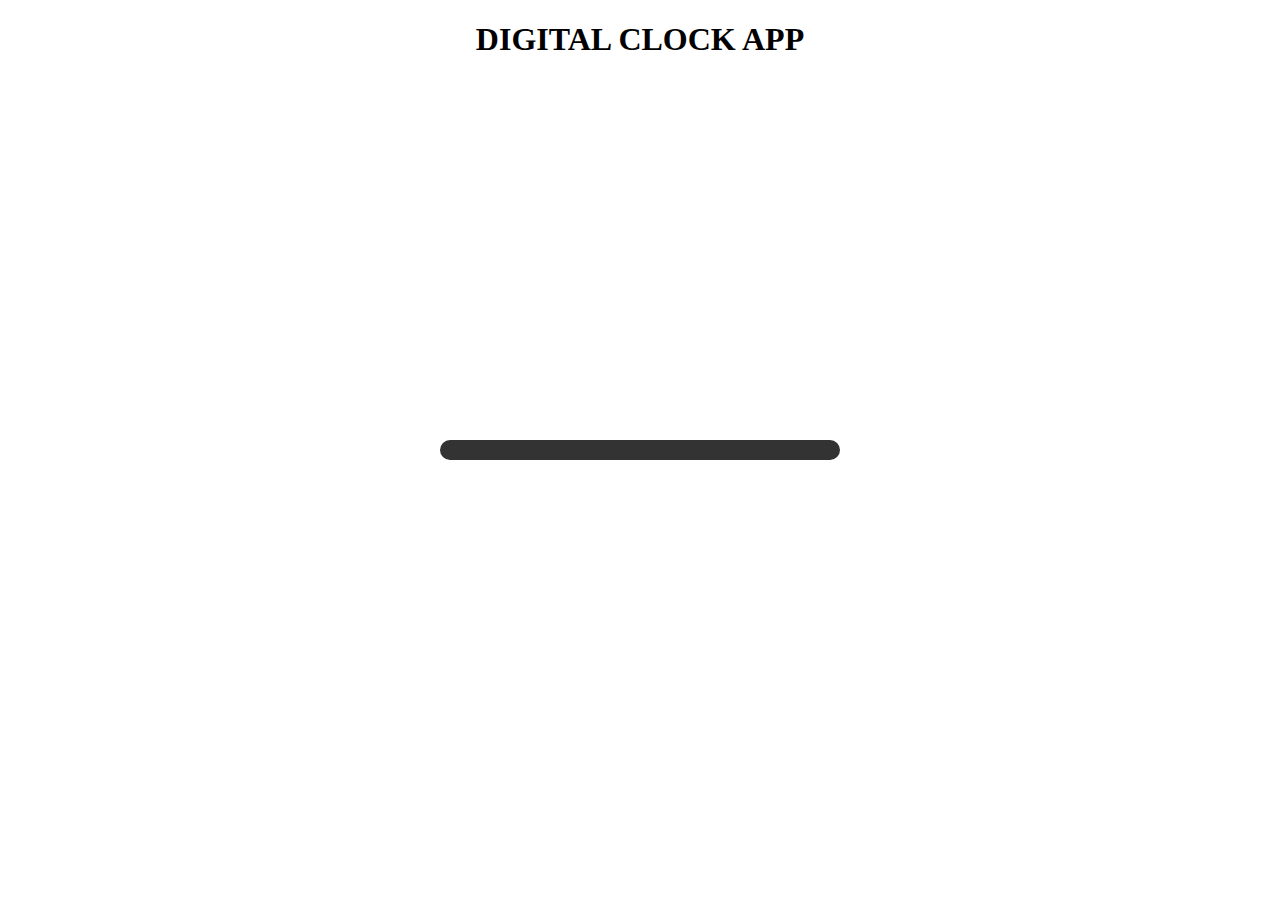
<file: clock/index.html>
<!DOCTYPE html>
<html lang="en">
    <head>
        <meta charset="utf-8">
        <meta name="viewport" content="width=device-width, initial-scale=1">
        <link rel="stylesheet" href="styles.css">
        <title>DIGITAL CLOCK</title>
        <script type="text/javascript" src="script.js"></script>
    </head>
    <body>
        <h1>DIGITAL CLOCK APP</h1>
        <div id="container">
            <div id="clock">
                
            </div>
        </div>
    </body>
</html>
</file>
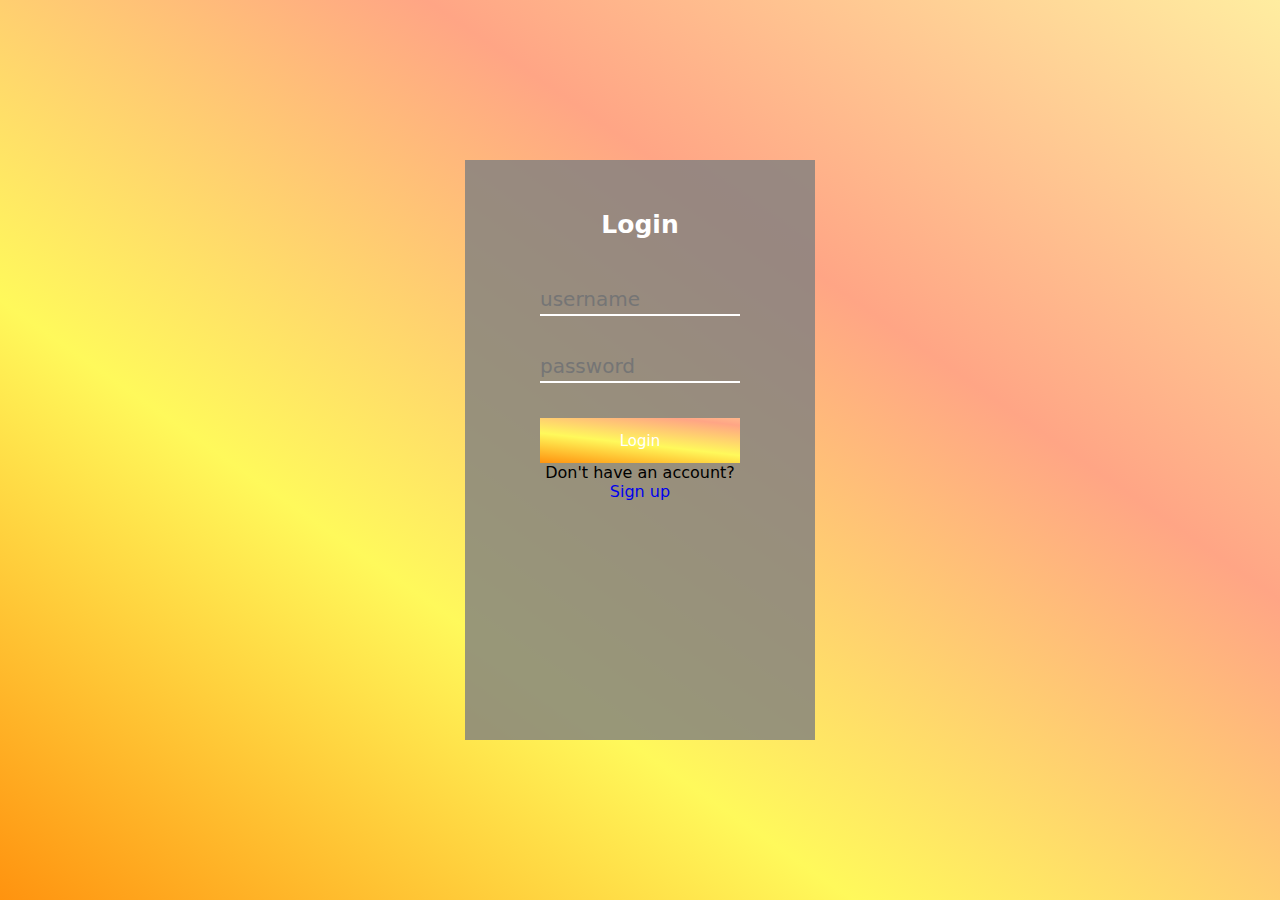
<file: LOGIN/index.html>
<!Doctype html>
<html lang="en">
    <head>
        <meta charset="Utf-8">
        <meta name="viewport" content="width=with-device, intial-scale=1.0 ">
        <link rel="stylesheet" href="styles.css">
        <title>login</title>
    </head>
    <body>
        <form>
            <h1>Login</h1>
            <div  class="textBox">
                <input type="text" placeholder="username">
            </div>
            <div class="textBox">
                <input type="text" placeholder="password">
            </div>
    
            <input type="submit" value="Login" class="login" > 
   
            <div class="signup">
               Don't have an account? 
               <a href="a">Sign up</a>
            </div>

        </form>
    </body>
</html>
</file>
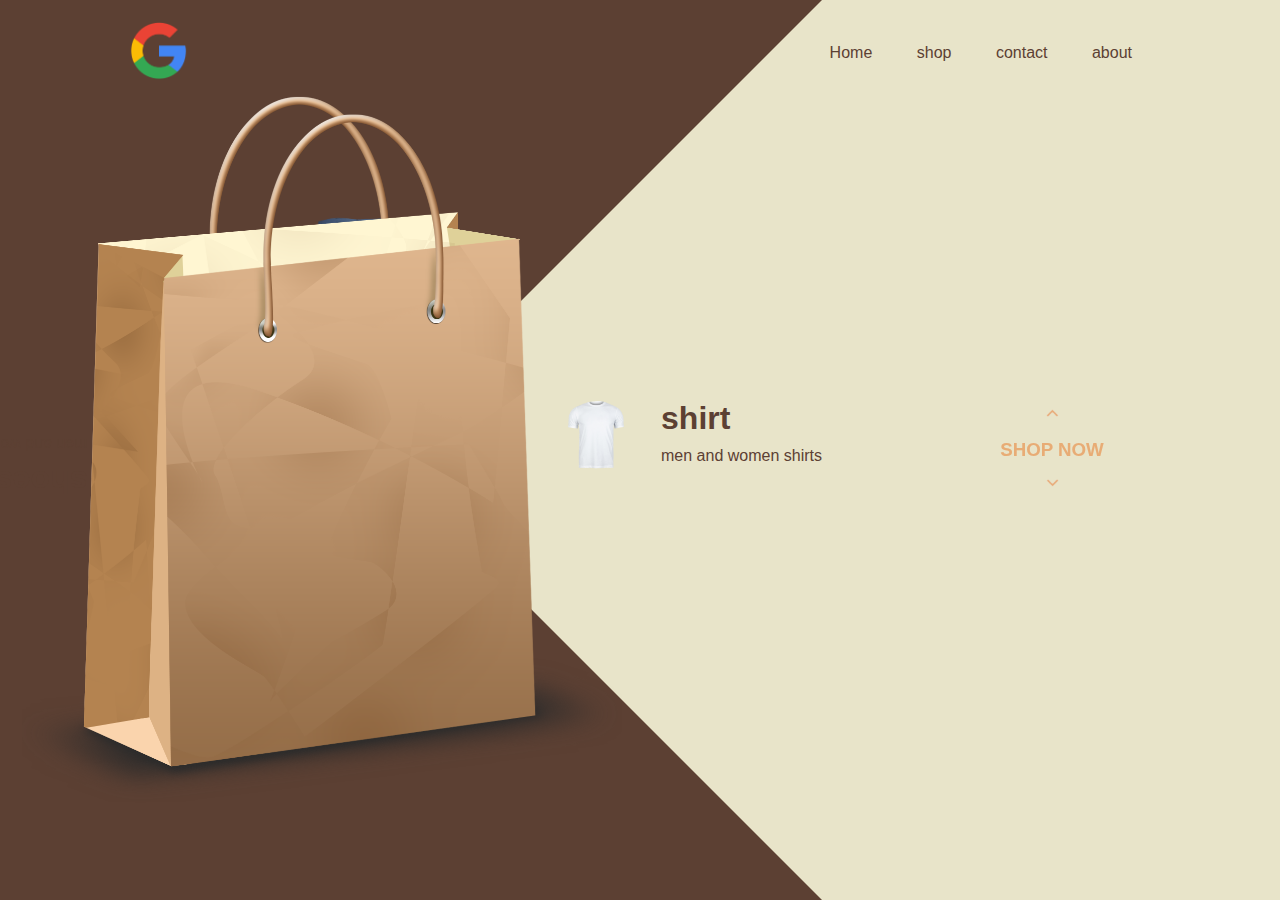
<file: SHOP/index.html>
<!Doctype html>
<html lang="en">
    <head>
        <meta charset="utf-8">
        <meta name="viewport" content="width-width-device, initial-scale=1.0">
        <link rel="stylesheet" href="styles.css"> 
        <title>web design</title>
    </head>
    <body>
        <div class="main">
            <nav>
                <div class="logo">
                    <img src="images/logo.png">
                </div>
                <div class="nav-links">
                    <ul>
                        <li><a href="index.html">Home</a></li>
                        <li><a href="#">shop</a></li>
                        <li><a href="contact.html">contact</a></li>
                        <li><a href="#">about</a></li>
                    </ul>
                </div>
            </nav>

            <div class="info">
                <div class="overlay"></div>
                    <img src="images/shoppingbag.png" class="shoppingbag">
                <div id="circle" >
                    <div class="feature one"> 
                        <img src="images/shirt.webp">
                        <div>
                            <h1>shirt</h1>
                            <p>men and women shirts</p>
                        </div>
                    </div>
                    <div class="feature two"> 
                        <img src="images/pants.png">
                        <div>
                            <h1>pants</h1>
                            <p>men and women pants</p>
                        </div>
                    </div>
                    <div class="feature three"> 
                        <img src="images/shoes.png">
                        <div>
                            <h1>shoes</h1>
                            <p>men and women shoes</p>
                        </div>
                    </div>
                    <div class="feature four"> 
                        <img src="images/watch.png">
                        <div>
                            <h1 >watch</h1>
                            <p>men and women watches</p>
                        </div>
                    </div>
                </div>
            </div>

            <div class="controls">
                <img src="images/arrow.png" id="upBtn">
                <h3>SHOP NOW</h3>
                <img src="images/arrow.png" id="downBtn">
            </div>   
        </div>

        <!--JAVASCRIPT/ click.js-->
        <script type="text/javascript" src="click.js"></script>  
    </body>
</html>
</file>
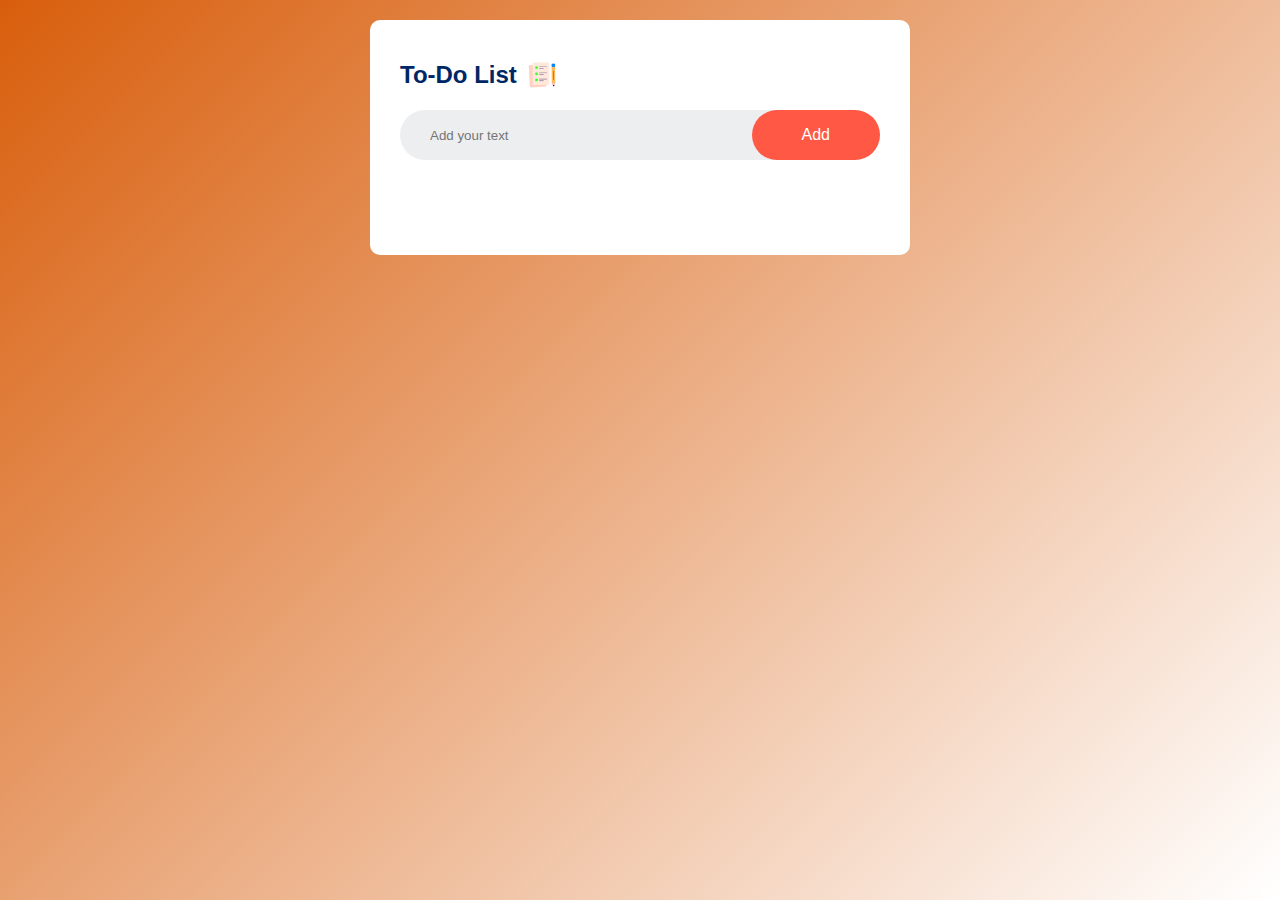
<file: to do list app/index.html>
<!DOCTYPE html>
<html lang="en">
    <head>
        <meta charset="utf-8">
        <meta name="viewport" content="width=device-width, initial-scale=1.0">
        <link rel="stylesheet" href="style.css">
        <title>To do list</title>
    </head>
    <body>
        <div class="container">
            <div class="todo-app">
                <h2>To-Do List <img src="images/icon.png" ></h2>
                <div class="row">
                    <input type="text" id="input-box" placeholder="Add your text">
                    <button onclick="addTask()">Add</button>
                </div>
                <ul id="list-container">
                   <!--
                    <li class="checked">Task 1</li>
                    <li>Task 2</li>
                    <li>Task 3</li>
                   --> 
                </ul>
            </div>
        </div>
        <script src="script.js"></script>
    </body>
</html>
</file>
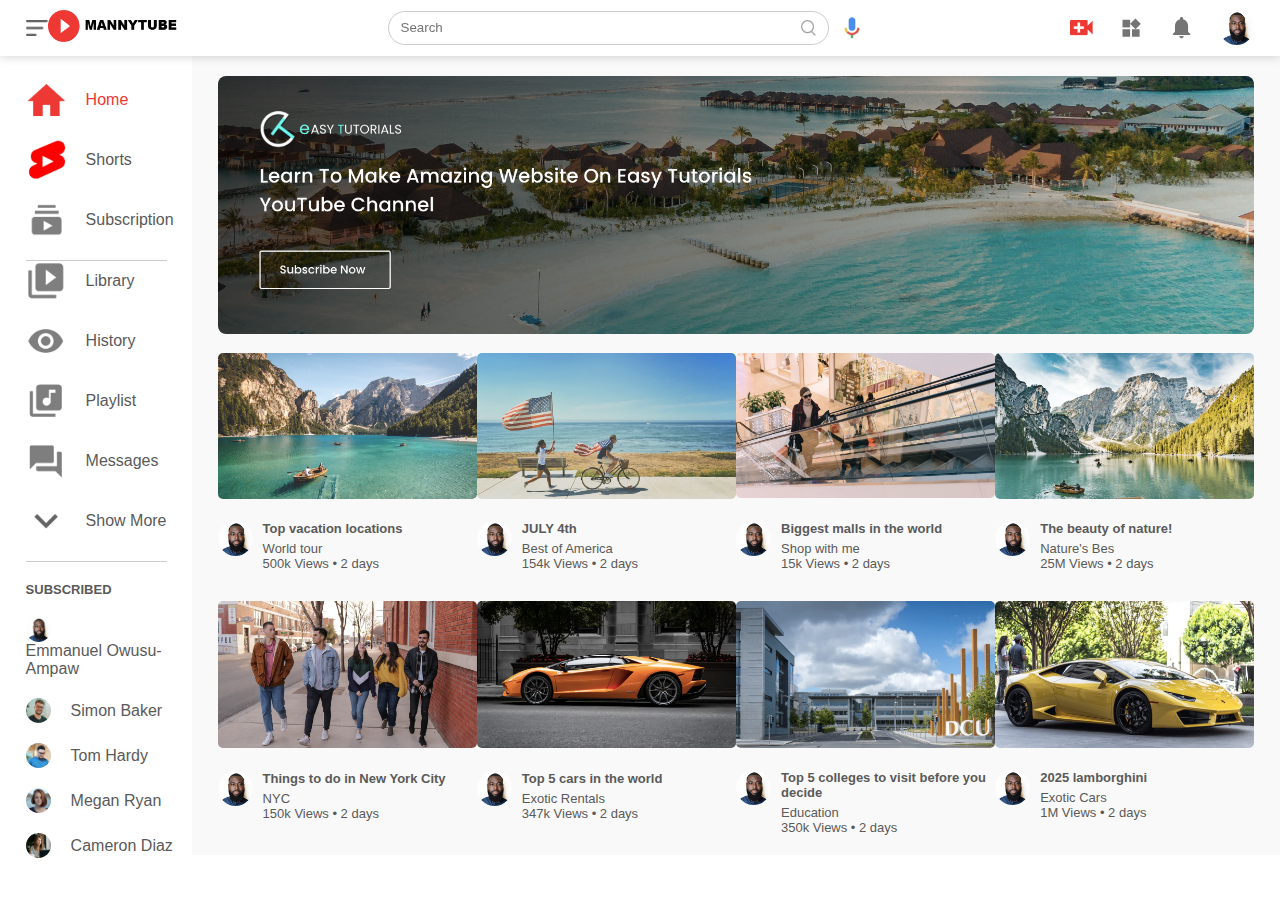
<file: Youtube Clone/index.html>
<!DOCTYPE html>
<html lang="en">
    <head>
        <meta charset="utf-8">
        <meta http-equiv="X-UA-Compatible" content="IE=edge">
        <meta name="viewport" content="width=device-width, initial-scale=1.0">

        <link rel="stylesheet" href="style.css">

        <title>Mannytube</title>
    </head>
    <body>
        <!--------navigation-->
       <nav class="flex-div">
            <div class="nav-left flex-div">
                <img src="images/menu.png" class="menu-icon">
                <a href="index.html"><img src="images/logo.png" class="logo"></a>
            </div>
            <div class="nav-middle flex-div">
                <div class="search-box flex-div">
                    <input type="text" placeholder="Search">
                    <img src="images/search.png">
                </div>
                <img src="images/voice-search.png" class="mic-icon">
            </div>
            <div class="nav-right flex-div">
                <img src="images/upload.png">
                <img src="images/more.png">
                <img src="images/notification.png">
                <img src="images/Jack.png" class="user-icon">
            </div>
       </nav> 

       <!-------sidebar-------->
       <div class="sidebar">
        <div class="shortcut-links">
            <a href=""><img src="images/home.png" alt=""><p>Home</p></a>
            <a href=""><img src="images/explore.png" alt=""><p>Shorts</p></a>
            <a href=""><img src="images/subscriprion.png" alt=""><p>Subscription</p></a>
            <hr>
            <a href=""><img src="images/library.png" alt=""><p>Library</p></a>
            <a href=""><img src="images/history.png" alt=""><p>History</p></a>
            <a href=""><img src="images/playlist.png" alt=""><p>Playlist</p></a>
            <a href=""><img src="images/messages.png" alt=""><p>Messages</p></a>
            <a href=""><img src="images/show-more.png" alt=""><p>Show More</p></a>
            <hr>
        </div>

        <div class="subscribed-list">
            <h3>SUBSCRIBED</h3>
            <a href=""><img src="images/Jack.png" alt=""><p>Emmanuel Owusu-Ampaw</p></a>
            <a href=""><img src="images/simon.png" alt=""><p>Simon Baker</p></a>
            <a href=""><img src="images/tom.png" alt=""><p>Tom Hardy</p></a>
            <a href=""><img src="images/megan.png" alt=""><p>Megan Ryan</p></a>
            <a href=""><img src="images/cameron.png" alt=""><p>Cameron Diaz</p></a>
        </div>
       </div>

<!---------main-------------->

<div class="container">
    <div class="banner">
        <img src="images/banner.png">       
    </div>

    <div class="list-container">
        <div class="vid-list">
            <a href="play-video.html"><img src="images/thumbnail1.png" class="thumbnail"></a>
            <div class="flex-div">
                <img src="images/Jack.png">
                <div class="vid-info">
                    <a href="play-video.html">Top vacation locations</a>
                    <p>World tour</p>
                    <p>500k Views &bull; 2 days</p>
                </div>
            </div>
        </div>

        <div class="vid-list">
            <a href="play-video.html"><img src="images/thumbnail2.png" class="thumbnail"></a>
            <div class="flex-div">
                <img src="images/Jack.png">
                <div class="vid-info">
                    <a href="play-video.html">JULY 4th</a>
                    <p>Best of America</p>
                    <p>154k Views &bull; 2 days</p>
                </div>
            </div>
        </div>

        <div class="vid-list">
            <a href="play-video.html"><img src="images/thumbnail3.png" class="thumbnail"></a>
            <div class="flex-div">
                <img src="images/Jack.png">
                <div class="vid-info">
                    <a href="play-video.html">Biggest malls in the world</a>
                    <p>Shop with me</p>
                    <p>15k Views &bull; 2 days</p>
                </div>
            </div>
        </div>

        <div class="vid-list">
            <a href="play-video.html"><img src="images/thumbnail4.png" class="thumbnail"></a>
            <div class="flex-div">
                <img src="images/Jack.png">
                <div class="vid-info">
                    <a href="play-video.html">The beauty of nature!</a>
                    <p>Nature's Bes</p>
                    <p>25M Views &bull; 2 days</p>
                </div>
            </div>
        </div>

        <div class="vid-list">
            <a href="play-video.html"><img src="images/thumbnail5.png" class="thumbnail"></a>
            <div class="flex-div">
                <img src="images/Jack.png">
                <div class="vid-info">
                    <a href="play-video.html">Things to do in New York City</a>
                    <p>NYC</p>
                    <p>150k Views &bull; 2 days</p>
                </div>
            </div>
        </div>

        <div class="vid-list">
            <a href="play-video.html"><img src="images/thumbnail6.png" class="thumbnail"></a>
            <div class="flex-div">
                <img src="images/Jack.png">
                <div class="vid-info">
                    <a href="play-video.html">Top 5 cars in the world</a>
                    <p>Exotic Rentals</p>
                    <p>347k Views &bull; 2 days</p>
                </div>
            </div>
        </div>

        <div class="vid-list">
            <a href="play-video.html"><img src="images/thumbnail7.png" class="thumbnail"></a>
            <div class="flex-div">
                <img src="images/Jack.png">
                <div class="vid-info">
                    <a href="play-video.html">Top 5 colleges to visit before you decide</a>
                    <p>Education</p>
                    <p>350k Views &bull; 2 days</p>
                </div>
            </div>
        </div>

        <div class="vid-list">
            <a href="play-video.html"><img src="images/thumbnail8.png" class="thumbnail"></a>
            <div class="flex-div">
                <img src="images/Jack.png">
                <div class="vid-info">
                    <a href="play-video.html">2025 lamborghini</a>
                    <p>Exotic Cars</p>
                    <p>1M Views &bull; 2 days</p>
                </div>
            </div>
        </div>

        

    </div>

</div>


        <script src="script.js"></script>
    </body>
</html>
</file>
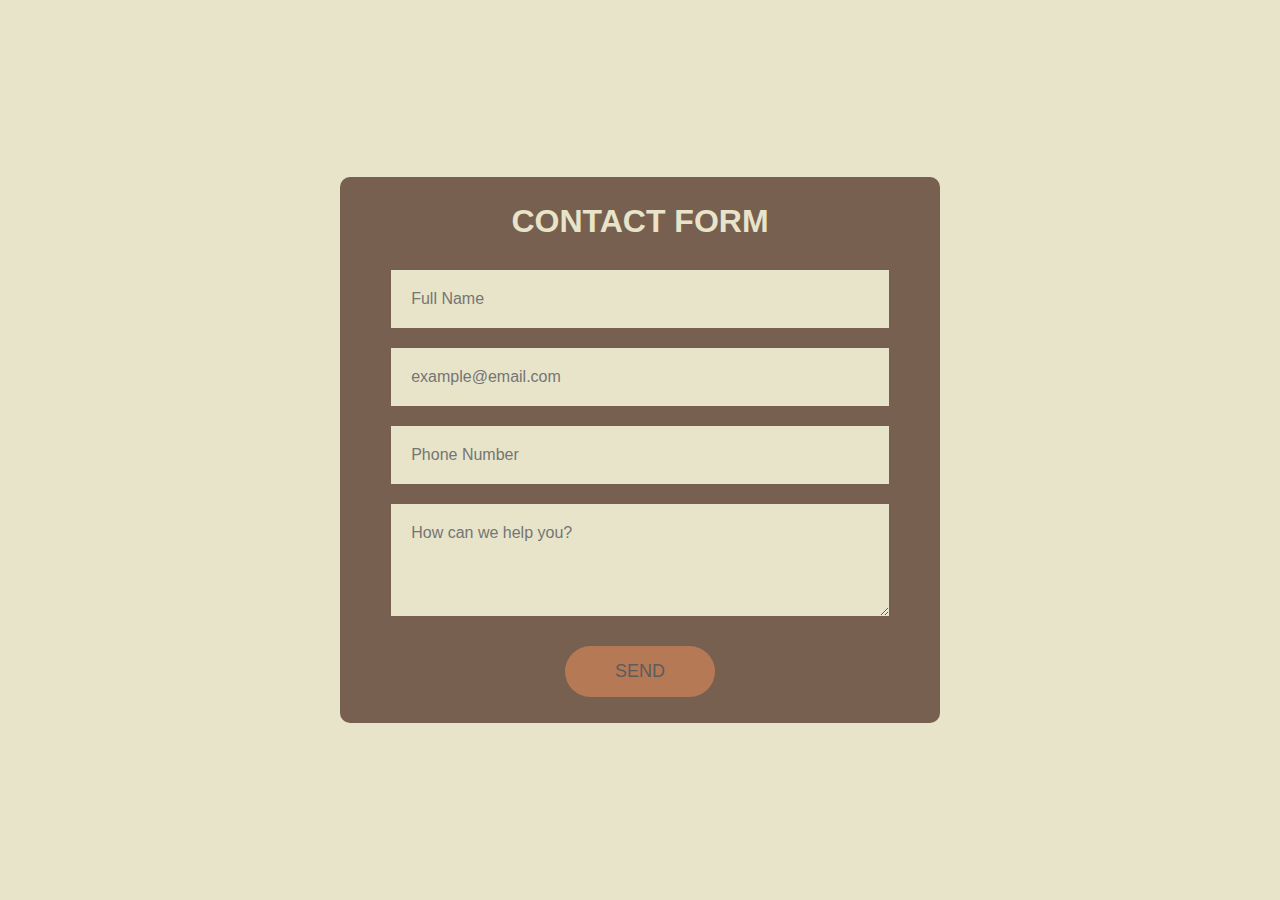
<file: contact/contact.html>
<!Doctype html>
<html lang="en">
    <head>
        <meta charset="UTF-8">
        <meta name="viewport" content="width=width-device, initial-scale=1.0">
        <link rel="stylesheet" href="contact.css">
        <title>Contact Form</title> 
        <script src="https://smtpjs.com/v3/smtp.js"></script>
    </head>
    <body>
        <div class="container">
            <form action="" class="form-contact">
                <h1>CONTACT FORM</h1>
                <input type="text" id="name" placeholder="Full Name" required>
                <input type="email" id="email" placeholder="example@email.com" required>
                <input type="text" id="phone" placeholder="Phone Number" required>
                <textarea id="message" rows="4" placeholder="How can we help you?" ></textarea>
                <button id="submit" type="submit">SEND</button>
            </form>
        </div> 
       
        <script type="text/javascript" src="contact.js"></script>

    </body>
</html>
</file>
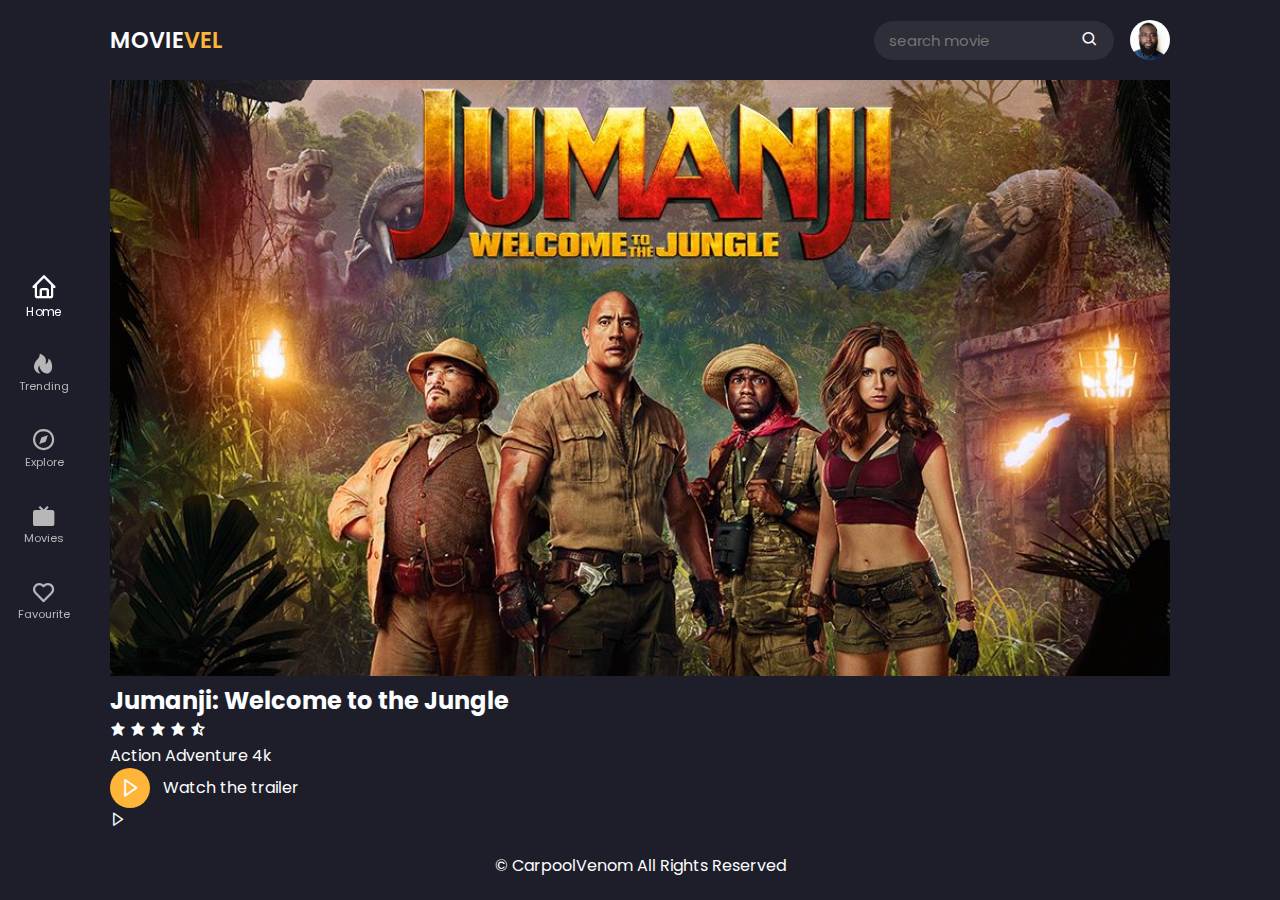
<file: movieApp/play-page.html>
<!DOCTYPE html>
<html lang="en">
    <head>
        <meta charset="utf-8">
        <meta http-equiv="X-UA-Compatible" content="IE=edge">
        <meta name="viewport" content="width=device-width, initial-scale=1.0">
        <title>Jumanji: Welcome to the Jungle</title>

        <!--CSS LINK-->
        <link rel="stylesheet" href="css/style.css">

        <!--fav icon-->
        <link rel="shortcut icon" href="img/fav-icon.png" type="image/x-icon">

        <!--Box icons-->
        <link href='https://unpkg.com/boxicons@2.1.4/css/boxicons.min.css' rel='stylesheet'>
    </head>
    <body>
        <!--Header-->
        <header>
            <!--Nav-->
            <div class="nav container">
                <!--logo-->
                <a href="index.html" class="logo">
                    Movie<span>Vel</span>
                </a>
                <!--Search Box-->
            <div class="search-box">
                <input type="search" name="" id="search-input" placeholder="search movie">
                <i class='bx bx-search'></i>
            </div>
                <!-- user -->
                <a href="#" class="user">
                    <img src="img/user.jpg" alt="" class="user-img">
                </a>

                <!-- NavBar -->
              <div class="navbar">
                 <a href="index.html" class="nav-link nav-active">
                        <i class='bx bx-home'></i>
                        <span class="nav-link-title">Home</span>
                    </a>

                    <a href="#trending" class="nav-link">
                        <i class='bx bxs-hot'></i>
                        <span class="nav-link-title">Trending</span>
                    </a>

                    <a href="#explore" class="nav-link">
                        <i class='bx bx-compass'></i>
                        <span class="nav-link-title">Explore</span>
                    </a>

                    <a href="#movies" class="nav-link">
                        <i class='bx bxs-tv'></i>
                        <span class="nav-link-title">Movies</span>
                    </a>

                    <a href="#favourite" class="nav-link">
                        <i class='bx bx-heart'></i>
                        <span class="nav-link-title">Favourite</span>
                    </a>
              </div>                   
            </div>
        </header>

        <!-- Play Movie Container-->
        <div class="play-container container">
            <!-- Play Image -->
            <img src="play-page/play-background.jpg" alt="" class="play-img">
            <!-- Play Text-->
            <div class="play-text">
                <h2>Jumanji: Welcome to the Jungle</h2>
                <!-- Ratings -->
                <div class="rating">
                    <i class='bx bxs-star'></i>
                    <i class='bx bxs-star'></i>
                    <i class='bx bxs-star'></i>
                    <i class='bx bxs-star'></i>
                    <i class='bx bxs-star-half' ></i>
                </div>
                <!-- Tags -->
                <div class="tags">
                    <span>Action</span>
                    <span>Adventure</span>
                    <span>4k</span>
                </div>
                 <!-- Trailer Button-->
                <a href="#" class="watch-btn">
                    <i class='bx bx-right-arrow'></i>
                    <span>Watch the trailer</span>
                </a>
            </div>
             <!-- Play Btn -->
             <i class='bx bx-right-arrow play-movie'></i> 
        </div>
            
        <!-- Copyright -->
        <div class="copyright">
            <p> &#169; CarpoolVenom All Rights Reserved </p>
        </div>

        
        <!--Link html to JS file-->
        <script src="js/main.js"></script>
    </body>
</html>
</file>
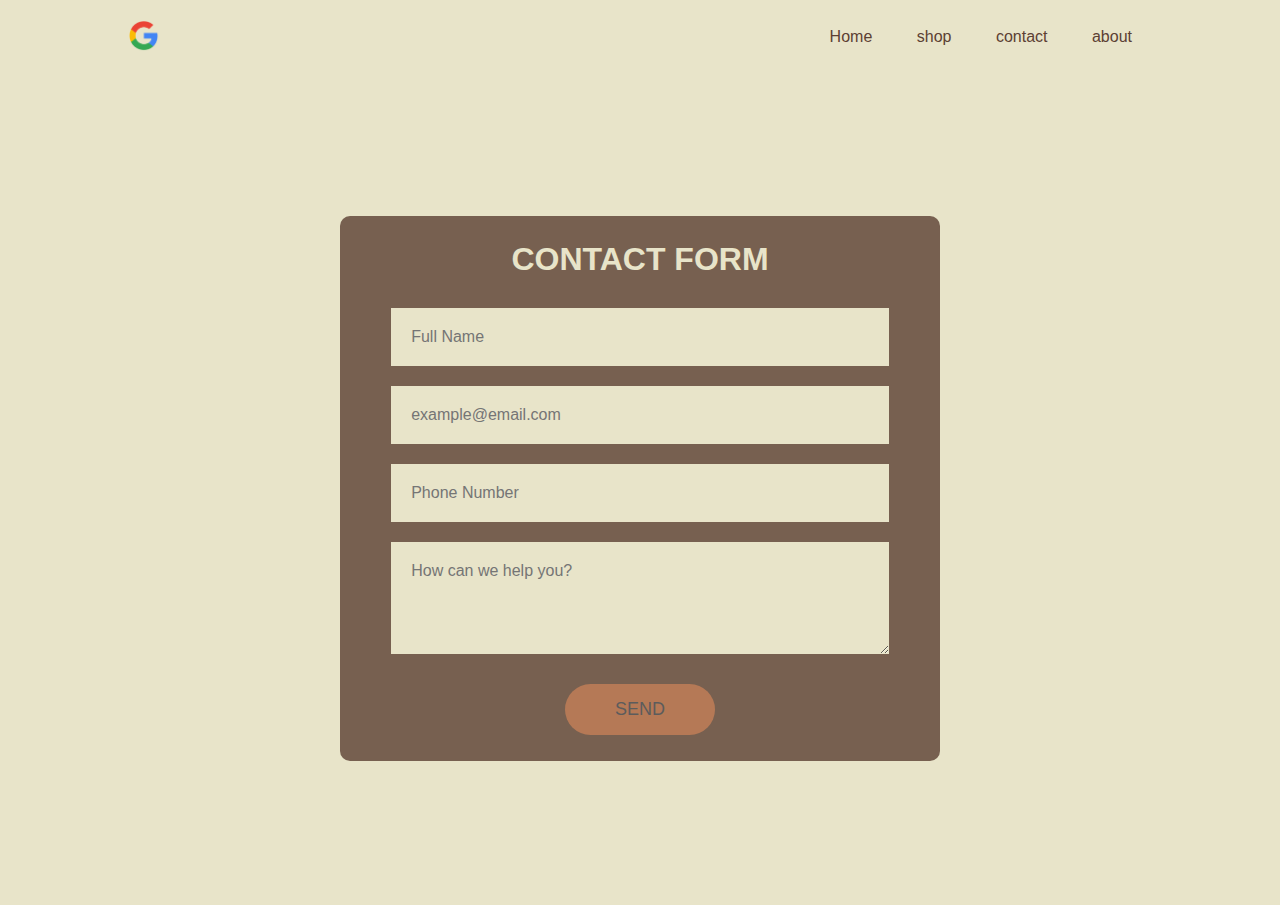
<file: SHOP/contact.html>
<!Doctype html>
<html lang="en">
    <head>
        <meta charset="UTF-8">
        <meta name="viewport" content="width=width-device, initial-scale=1.0">
        <link rel="stylesheet" href="contact.css">
        <title>Contact Form</title> 
        <script src="https://smtpjs.com/v3/smtp.js"></script>
    </head>
    <body>
          <div class="main">
                <nav>
                    <div class="logo">
                        <img src="images/logo.png">
                    </div>
                    <div class="nav-links">
                        <ul>
                            <li><a href="index.html">Home</a></li>
                            <li><a href="#">shop</a></li>
                            <li><a href="contact.html">contact</a></li>
                            <li><a href="#">about</a></li>
                        </ul>
                    </div>
                </nav>           
         </div>

        <div class="container">
            <form action="" class="form-contact"><!--onsubmit="sendemail(); reset(); return false;">-->
                <h1>CONTACT FORM</h1>
                <input type="text" id="name" placeholder="Full Name" required>
                <input type="email" id="email" placeholder="example@email.com" required>
                <input type="text" id="phone" placeholder="Phone Number" required>
                <textarea id="message" rows="4" placeholder="How can we help you?" ></textarea>
                <button id="submit" type="submit">SEND</button>
            </form>
        </div> 
       
        <script type="text/javascript" src="contact.js"></script>

    </body>
</html>
</file>
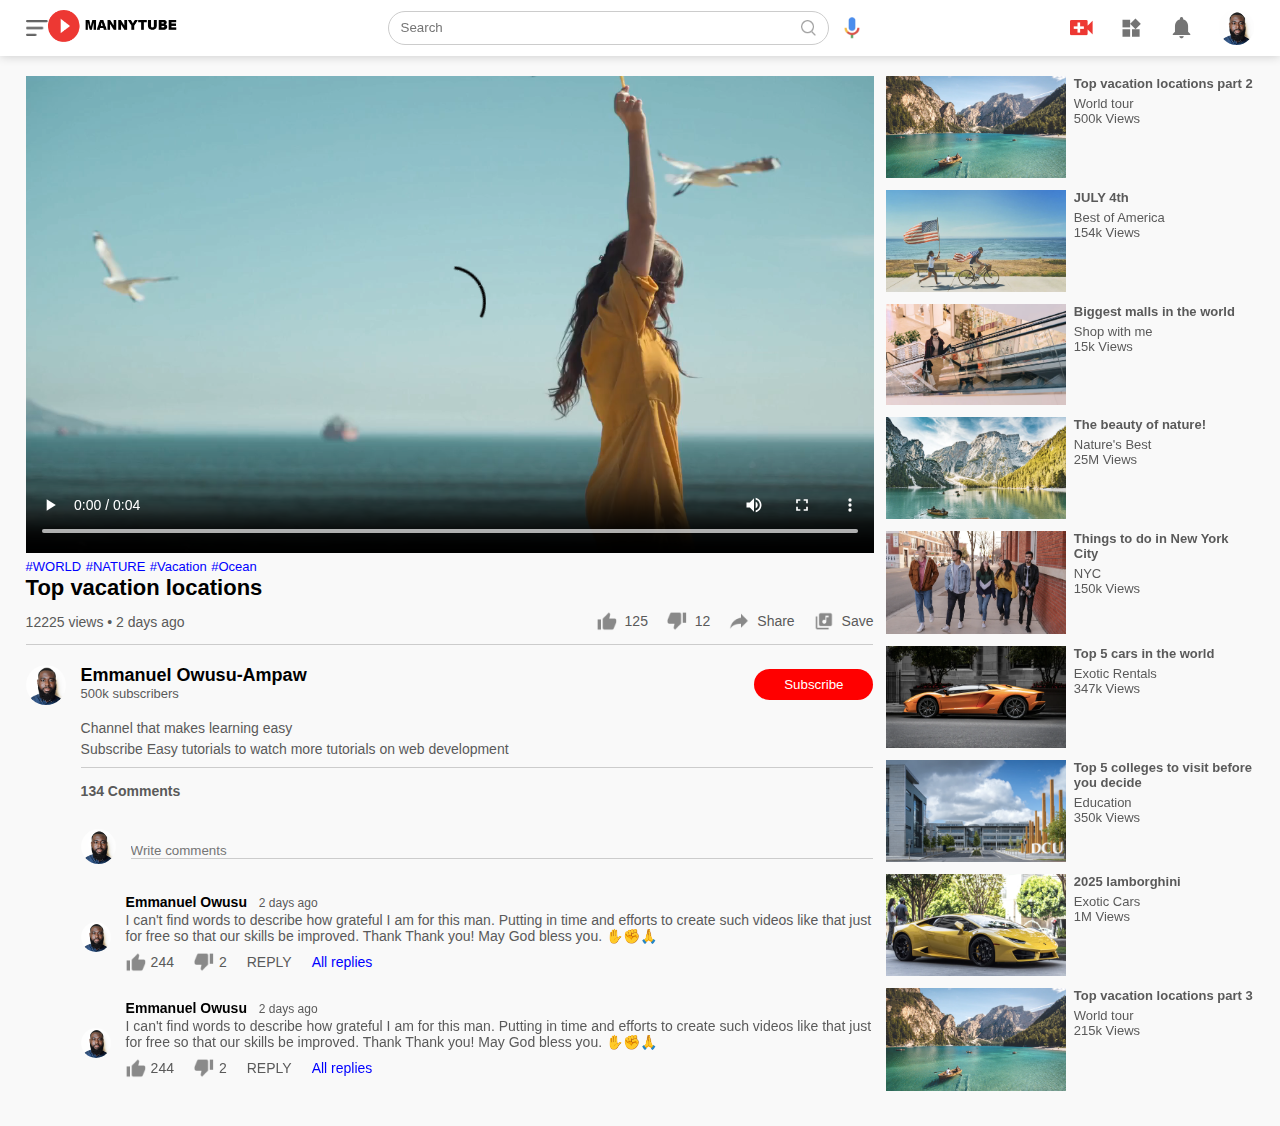
<file: Youtube Clone/play-video.html>
<!DOCTYPE html>
<html lang="en">
    <head>
        <meta charset="utf-8">
        <meta http-equiv="X-UA-Compatible" content="IE=edge">
        <meta name="viewport" content="width=device-width, initial-scale=1.0">

        <link rel="stylesheet" href="style.css">

        <title>Play Video - Mannytube</title>
        <link rel="stylesheet" href="script.js">
    </head>
    <body>
         <!--------navigation-->
       <nav class="flex-div">
        <div class="nav-left flex-div">
            <img src="images/menu.png" class="menu-icon">
            <a href="index.html"><img src="images/logo.png" class="logo"></a>
        </div>
        <div class="nav-middle flex-div">
            <div class="search-box flex-div">
                <input type="text" placeholder="Search">
                <img src="images/search.png">
            </div>
            <img src="images/voice-search.png" class="mic-icon">
        </div>
        <div class="nav-right flex-div">
            <img src="images/upload.png">
            <img src="images/more.png">
            <img src="images/notification.png">
            <img src="images/Jack.png" class="user-icon">
        </div>
   </nav> 


   <div class="container play-container">
        <div class="row">
            <div class="play-video">
                <video controls autoplay>
                    <source src="images/video.mp4" type="video/mp4">
                </video>

                <div class="tags">
                    <a href="">#WORLD</a> <a href="">#NATURE</a> <a href="">#Vacation</a> <a href="">#Ocean</a>
                </div>

                <h3>Top vacation locations</h3>

                <div class="play-video-info">
                    <p>12225 views &bull; 2 days ago</p>

                    <div>
                        <a href=""><img src="images/like.png">125</a>
                        <a href=""><img src="images/dislike.png">12</a>
                        <a href=""><img src="images/share.png">Share</a>
                        <a href=""><img src="images/save.png">Save</a>
                    </div>
                </div>
                <hr>
                <div class="publisher">
                    <img src="images/Jack.png">
                    <div>
                        <p>Emmanuel Owusu-Ampaw</p>
                        <span>500k subscribers</span>
                    </div>
                    <button type="button">Subscribe</button>
                </div>

                <div class="vid-description">
                    <p>Channel that makes learning easy</p>
                    <p>Subscribe Easy tutorials to watch more tutorials on web development</p>
                    <hr>

                    <h4>134 Comments</h4>


                    <div class="add-comment">
                        <img src="images/Jack.png" >
                        <input type="text" placeholder="Write comments">
                    </div>

                    <div class="old-comment">
                        <img src="images/Jack.png">
                        <div>
                            <h3>Emmanuel Owusu <span>2 days ago</span></h3>
                            <p>I can't find words to describe how grateful I am for this man. Putting in time and efforts to create such videos like that just for free so that our skills be improved. Thank Thank you! May God bless you.
                            ✋✊🙏</p>

                            <div class="acomment-action">
                                <img src="images/like.png">
                                <span>244</span>
                                <img src="images/dislike.png">
                                <span>2</span>
                                <span>REPLY</span>
                                <a href="">All replies</a>
                            </div>
                        </div>
                    </div>

                    <div class="old-comment">
                        <img src="images/Jack.png">
                        <div>
                            <h3>Emmanuel Owusu <span>2 days ago</span></h3>
                            <p>I can't find words to describe how grateful I am for this man. Putting in time and efforts to create such videos like that just for free so that our skills be improved. Thank Thank you! May God bless you.
                            ✋✊🙏</p>

                            <div class="acomment-action">
                                <img src="images/like.png">
                                <span>244</span>
                                <img src="images/dislike.png">
                                <span>2</span>
                                <span>REPLY</span>
                                <a href="">All replies</a>
                            </div>
                        </div>
                    </div>

                </div>



            </div>

            <div class="right-sidebar">

                <div class="side-video-list">
                    <a href="" class="small-thumbnail"><img src="images/thumbnail1.png"></a>
                    <div class="vid-info">
                        <a href="play-video.html">Top vacation locations part 2</a>
                        <p>World tour</p>
                        <p>500k Views</p>
                    </div>
                </div>

                <div class="side-video-list">
                    <a href="" class="small-thumbnail"><img src="images/thumbnail2.png"></a>
                    <div class="vid-info">
                        <a href="play-video.html">JULY 4th</a>
                        <p>Best of America</p>
                        <p>154k Views</p>
                    </div>
                </div>

                <div class="side-video-list">
                    <a href="" class="small-thumbnail"><img src="images/thumbnail3.png"></a>
                    <div class="vid-info">
                        <a href="play-video.html">Biggest malls in the world</a>
                        <p>Shop with me</p>
                        <p>15k Views</p>
                    </div>
                </div>

                <div class="side-video-list">
                    <a href="" class="small-thumbnail"><img src="images/thumbnail4.png"></a>
                    <div class="vid-info">
                        <a href="play-video.html">The beauty of nature!</a>
                        <p>Nature's Best</p>
                        <p>25M Views</p>
                    </div>
                </div>

                <div class="side-video-list">
                    <a href="" class="small-thumbnail"><img src="images/thumbnail5.png"></a>
                    <div class="vid-info">
                        <a href="play-video.html">Things to do in New York City</a>
                        <p>NYC</p>
                        <p>150k Views</p>
                    </div>
                </div>

                <div class="side-video-list">
                    <a href="" class="small-thumbnail"><img src="images/thumbnail6.png"></a>
                    <div class="vid-info">
                        <a href="play-video.html">Top 5 cars in the world</a>
                        <p>Exotic Rentals</p>
                        <p>347k Views</p>
                    </div>
                </div>

                <div class="side-video-list">
                    <a href="" class="small-thumbnail"><img src="images/thumbnail7.png"></a>
                    <div class="vid-info">
                        <a href="play-video.html">Top 5 colleges to visit before you decide</a>
                        <p>Education</p>
                        <p>350k Views</p>
                    </div>
                </div>

                <div class="side-video-list">
                    <a href="" class="small-thumbnail"><img src="images/thumbnail8.png"></a>
                    <div class="vid-info">
                        <a href="play-video.html">2025 lamborghini</a>
                        <p>Exotic Cars</p>
                        <p>1M Views</p>
                    </div>
                </div>

                <div class="side-video-list">
                    <a href="" class="small-thumbnail"><img src="images/thumbnail1.png"></a>
                    <div class="vid-info">
                        <a href="play-video.html">Top vacation locations part 3</a>
                        <p>World tour</p>
                        <p>215k Views</p>
                    </div>
                </div>

            </div>
        </div>
   </div>

    </body>
</html>
</file>
<file: clock/styles.css>
#container{
    background-color: #333333;
    min-width: 380px;
    padding: 10px;
    border-radius: 10px;
    position: absolute;
    top: 50%;
    left: 50%;
    transform: translate(-50%, -50%);
}
#clock{
    text-align: center;
    font-size: 72px;
    color: #fff;  
}

h1{
    text-align: center;
}
</file>
<file: LOGIN/styles.css>
*{
    font-family:system-ui, -apple-system, BlinkMacSystemFont, 'Segoe UI', Roboto, Oxygen, Ubuntu, Cantarell, 'Open Sans', 'Helvetica Neue', sans-serif;
    margin:0;
    padding:0;
    text-decoration: none;
    box-sizing: border-box;

}

body{
    min-height:100vh;
    background: linear-gradient(to right top, #ff930f, #fff95b, #ffa585, #ffeda0);

}

form{
    background:#808080ce;
    width: 350px;
    height: 580px;
    padding:50px 75px;
    position: absolute;
    top: 50%;
    left: 50%;
    transform: translate(-50%, -50%);
}

h1{
    text-align: center;
    margin-bottom: 45px;
    color: white;
    font-size: 25px;

}

.textBox{
    border-bottom: 2px solid white;
    position: relative;
    margin: 35px 0;

}

.textBox input{
    background: none;
    border: none;
    outline: none;
    width: 100%;
    height: 30px;
    color: white;
    font-size: 20px;
}
.login{
    height: 45px;
    width: 100%;
    border: none;
    outline: none;
    background: linear-gradient(to right top, #ff930f, #fff95b, #ffa585, #ffeda0);
    background-size: 200%;
    transition: 0.5s;
    color: white;
    font-size: 15px;
}

.login:hover{
   background-position: right;
   font-size: 17px;

}

.signup{
    color: black;
    text-align: center;
}
</file>
<file: SHOP/styles.css>
*{
    margin: 0;
    padding:0;
    font-family: sans-serif;

}
.main{
    width: 100%;
    height: 100vh;
    position: relative;
    overflow: hidden;
    background:#e8e4c9;/*linear-gradient(to right, #9c27b0, #8ecdff ); */
}
nav{
    width: 80%;
    position: sticky;
    align-items:center ;
    margin: 20px auto;
    z-index: 1;
    display: flex;
}
.logo{
    flex-basis: 20%;
}
.logo img{
    width: 30%;
}
.nav-links{
    flex: 1;
    text-align: right;
}

.nav-links ul li{
    list-style: none;
    display: inline;
    margin: 0 20px;
}

.nav-links ul li a{
    color:#5C4033; /*aliceblue;*/
    text-decoration: none;
}
.info{
    width: 1000px;
    height: 1000px;
    position: absolute;
    top:50%;
    left:-10%;
    transform: translateY(-50%);
}

#circle{
    width: 1000px;
    height: 1000px; 
    position: absolute;
    top:0;
    left:0;
    border-radius: 50%;
    transform:rotate(0deg);
    transition: 1s;
}
.feature img{
    width: 70px;
}
.feature{
    position: absolute;
    display: flex;
    color: white;
}
.feature div{
    margin-left: 30px;

}
.feature div p{
    margin-top: 10px;
    color:#5C4033;
}
.feature div h1{
  color:#5C4033;  
}

.one{
   top: 450px;
   right: 50px;
   
}
.two{
   top: 150px;
   left: 350px;
   transform:rotate(-90deg); 
}
.three{
   bottom: 450px;
   left: 50px; 
   transform:rotate(-180deg); 
}

.four{ 
   bottom: 150px;
   right: 350px;
   transform:rotate(-270deg);
} 

.shoppingbag{
    width: 600px;
    position: absolute;
    top: 50%;
    left: 15%;
    transform: translateY(-50%);
    z-index: 1;
}
.controls{
    width: 200px;
    position: absolute;
    right:10%;
    top:50%;
    transform: translateY(-50%);
    text-align: center;
    filter: invert(21%) sepia(5%) saturate(4595%) hue-rotate(333deg) brightness(102%) contrast(82%);
}

.controls h3{
    margin: 15px 0;
    color: #fff;
}
#upBtn{
    width:15px;
    cursor: pointer;
    transform: rotate(180deg);
}
#downBtn{
    width:15px;
    cursor: pointer;   
}

.overlay{
    width:0;
    height:0;
    border-top:500px solid #5C4033;
    border-right:500px solid transparent;
    border-bottom:500px solid #5C4033;
    border-left:500px solid #5C4033;
    position: absolute;
    left: 0;
    top: ;
}
</file>
<file: to do list app/style.css>
*{
    margin: 0;
    padding: 0;
    font-family: 'Poppins', sans-serif;
    box-sizing: border-box;
}

.container{
    width: 100%;
    min-height: 100vh;
    background: linear-gradient(135deg, #d85e0c, #ffffff);
    padding: 10px;
}

.todo-app{
    width: 100%;
    max-width: 540px;
    background: #fff;
    margin: 10px auto 20px;
    padding: 40px 30px 70px;
    border-radius: 10px;  
}

.todo-app h2{
    color: #002765;
    display: flex;
    align-items: center;
    margin-bottom: 20px
}

.todo-app h2 img{
    width: 30px;
    margin-left: 10px;
}

.row{
   display: flex;
   align-items: center;
   justify-content: space-between; 
   background: #edeef0;
   border-radius: 30px;
   padding-left: 20px;
   margin-bottom: 25px;
}

input{
    flex: 1;
    border: none;
    outline: none;
    background: transparent;
    padding: 10px;
    font-weight: 14px;
}

button{
    border: none;
    outline: none;
    padding: 16px 50px;
    background: #ff5945;
    color: #fff;
    font-size: 16px;
    cursor: pointer;
    border-radius: 40px;
}

ul li{
   list-style: none;
   font-size: 17px;
   padding: 12px 8px 12px 50px;
   user-select: none;
   cursor: pointer;
   position: relative;
}

ul li::before{
    content: '';
    position: absolute;
    height: 28px;
    width: 28px;
    border-radius: 50%;
    background-image: url(images/unchecked.png);
    background-size: cover;
    background-position: center;
    top: 12px;
    left: 8px;
}

ul li.checked{
    color: #555;
    text-decoration: line-through;
}

ul li.checked::before{
    background-image: url(images/checked.png);   
}

ul li span{
    position: absolute;
    right: 0;
    top: 5px;
    width: 40px;
    height: 40px;
    font-size: 22px;
    color: #555;
    line-height: 40px;
    text-align: center;
    border-radius: 50%;
}

ul li span:hover{
    background: #edeef0;
}
</file>
<file: Youtube Clone/style.css>
*{
    margin: 0;
    padding: 0;
    font-family: 'poppins', sans-serif;
    box-sizing: border-box;
}

a{
    text-decoration: none;
    color: #5a5a5a;
}

img{
    cursor: pointer;
}

.flex-div{
    display: flex;
    align-items: center;
}

nav{
    padding: 10px 2%;
    justify-content: space-between;
    box-shadow: 0 0 10px rgba(0, 0, 0, 0.2);
    background: #fff;
    position: sticky;
    top: 0;
    z-index: 10;

}

.nav-right img{
    width: 25px;
    margin-right: 25px;

}

.nav-right .user-icon{
    width: 35px;
    border-radius: 50%;
    margin-right: 0;
}

.nav-left .menu-icon{
    width: 22px;

}

.nav-left .logo{
    width: 130px;

}

.nav-middle .mic-icon{
    width: 16px;
}

.nav-middle  .search-box{
    border: 1px solid #ccc;
    margin-right: 15px;
    padding: 8px 12px;
    border-radius: 25px;
}

.nav-middle  .search-box input{
    width: 400px;
    border: 0;
    outline: 0;
    background: transparent;

}

.nav-middle  .search-box img{
    width: 15px;
}



/*---------Sidebar------*/

.sidebar{
    background: #fff;
    width: 15%;
    height: 100vh;
    position: fixed;
    top: 0;
    padding-left: 2%;
    padding-top: 80px;
}

.shortcut-links a img{
    width: 40px;
    margin-right: 20px;
}

.shortcut-links a{
    display: flex;
    align-items: center;
    margin-bottom: 20px;
    width: fit-content;
    flex-wrap: wrap;
}

.shortcut-links a:first-child{
    color: #ed3833;
}

.sidebar hr{
    border: 0;
    height: 1px;
    background: #ccc;
    width: 85%;
}

.subscribed-list h3{
    font-size: 13px;
    margin: 20px 0;
    color: #5a5a5a;
}

.subscribed-list a{
    display: flex;
    align-items: center;
    margin-bottom: 20px;
    width: fit-content;
    flex-wrap: wrap;
}
.subscribed-list a img{
    width: 25px;
    border-radius: 50%;
    margin-right: 20px;
}

.small-sidebar{
    width: 5%;
}

.small-sidebar a p{
    display: none;
}

.small-sidebar h3{
    display: none;
}

.small-sidebar hr{
    width: 50%;
    margin-bottom: 25px;
}


/*-------------main---------*/
.container{
    background: #f9f9f9;
    padding-left: 17%;
    padding-right: 2%;
    padding-top: 20px;
    padding-bottom: 20px;
}

.large-container{
    padding-left: 7%;
}

.banner{
   width: 100%; 
}

.banner img{
    width: 100%;
    border-radius: 8px;
}

.list-container{
    display: grid;
    grid-template-columns: repeat(auto-fit, minmax(250px, 1fr));
    grid-column: 16px;
    grid-row-gap: 30px;
    margin-top: 15px;
}

.vid-list .thumbnail{
    width: 100%;
    border-radius: 5px;
}

.vid-list .flex-div{
    align-items: flex-start;
    margin-top: 7%;
}

.vid-list .flex-div img{
    width: 35px;
    margin-right: 10px;
    border-radius: 50%;
}

.vid-info{
    color: #5a5a5a;
    font-size: 13px;

}

.vid-info a{
    color: 000;
    font-weight: 600;
    display: block;
    margin-bottom: 5px;
}

@media (max-width: 900px){
    .menu-icon{
        display: none;
    }
    .sidebar{
        display: none;
    }
    .container, .large-container{
        padding-left: 5%;
        padding-right: 5%;
    }
    .nav-right img{
        display: none;
    }
    .nav-right .user-icon{
        display: block;
        width: 30px;
    }
    .nav-middle .search-box input{
        width: 100px;
    }
    .nav-middle .mic-icon{
        display: none;
    }
    .logo{
        width: 90px;
    }
}




/*-------PLAY VIDEO PAGE----------*/
.play-container{
    padding-left: 2%;
}

.row{
    display: flex;
    justify-content: space-between;
    flex-wrap: wrap;
}

.play-video{
    flex-basis: 69%;
}

.right-sidebar{
    flex-basis: 30%;
}

.play-video video{
    width: 100%;
}

.side-video-list{
    display: flex;
    justify-content: space-between;
    margin-bottom: 8px;
}
.side-video-list img{
    width: 100%;
}

.side-video-list .small-thumbnail{
    flex-basis: 49%;
}

.side-video-list .vid-info{
    flex-basis: 49%;
}

.play-video .tags a{
    color: #0000ff;
    font-size: 13px;
}

.play-video h3{
    font-weight: 600;
    font-size: 22px;

}

.play-video .play-video-info{
    display: flex;
    align-items: center;
    justify-content: space-between;
    flex-wrap: wrap;
    margin-top: 10px;
    font-size: 14px;
    color: #5a5a5a;
}

.play-video .play-video-info a img{
    width: 20px;
    margin-right: 8px;

}

.play-video .play-video-info a{
    display: inline-flex;
    align-items: center;
    margin-left: 15px;
}

.play-video hr{
    border: 0;
    height: 1px;
    background: #ccc;
    margin: 10px 0;
}

.publisher{
    display: flex;
    align-items: center;
    margin-top: 20px;
}

.publisher div{
    flex: 1;
    line-height: 18px;
}

.publisher img{
    width: 40px;
    border-radius: 50%;
    margin-right: 15px;
}

.publisher div p{
    color: #000;
    font-weight: 600;
    font-size: 18px;
}

.publisher div span{
    font-size: 13px;
    color: #5a5a5a;
}

.publisher button{
    background: red;
    color: #fff;
    padding: 8px 30px;
    border: 0;
    outline: o;
    border-radius: 20px;
}

.vid-description{
    padding-left: 55px;
    margin: 15px 0;
}

.vid-description p{
    font-size: 14px;
    margin-bottom: 5px;
    color: #5a5a5a;
}

.vid-description h4{
    font-size: 14px;
    color: #5a5a5a;
    margin-top: 15px;
}

.add-comment{
    display: flex;
    align-items: center;
    margin: 30px 0;
}

.add-comment img{
    width: 35px;
    border-radius: 50%;
    margin-right: 15px;
}

.add-comment input{
    border: 0;
    outline: 0;
    border-bottom: 1px solid #ccc;
    width: 100%;
    padding-top: 10px;
    background: transparent;
}

.old-comment{
    display: flex;
    align-items: center;
    margin: 20px 0;
}

.old-comment img{
    width: 30px;
    border-radius: 50%;
    margin-right: 15px;
}

.old-comment h3{
    font-size: 14px;
    margin-bottom: 2px;
}

.old-comment h3 span{
    font-size: 12px;
    color: #5a5a5a;
    font-weight: 500;
    margin-left: 8px;
}

.old-comment .acomment-action{
    display: flex;
    align-items: center;
    margin: 8px 0;
    font-size: 14px;
}

.old-comment .acomment-action img{
    border-radius: 0;
    width: 20px;
    margin-right: 5px;
}

.old-comment .acomment-action span{
    margin-right: 20px;
    color: #5a5a5a;
}

.old-comment .acomment-action a{
    color: #0000ff;
}

@media (max-width:900px){
    .play-video{
        flex-basis: 100%;
    }
    .right-sidebar{
        flex-basis: 100%;
    }
    .play-container{
        padding-left: 5%;
    }
    .vid-description{
        padding-left: 0;
    }
    .play-video .play-video-info a{
        margin-left: 0;
        margin-right: 15px;
        margin-top: 15px;
    }
}
</file>
<file: contact/contact.css>
*{
    margin: 0;
    padding:0;
    box-sizing: border-box;
    font-family: sans-serif;
}

.container{
    width:100%;
    height:100vh;
    background:#e8e4c9;
    display:flex;
    align-items: center;
    justify-content: center;
}
form{
    background:#5C4033ce;
    display: flex;
    flex-direction: column;
    padding: 2vw 4vw;
    width: 90%;
    max-width:600px;
    border-radius:10px ;
}
form h1{
    color:#e8e4c9;
    font-weight: 800;
    margin-bottom: 20px;
    text-align: center;
}

form input, form textarea{
    border: 0;
    margin: 10px 0;
    padding: 20px;
    outline: none;
    background: #e8e4c9;
    font-size: 16px;
}

button{
    padding:15px;
    background: #b57956;
    color: #5c5c5c;;
    font-size:18px;
    border:0;
    outline: none;
    cursor: pointer;
    width:150px;
    margin:20px auto 0;
    border-radius:30px;
}
</file>
<file: movieApp/css/style.css>
/* Google Fonts */
@import url('https://fonts.googleapis.com/css2?family=Poppins:wght@400;500;600;700&display=swap');
*{
    font-family: 'Poppins', sans-serif;
    margin: 0;
    padding: 0;
    scroll-behavior: smooth;  
    box-sizing: border-box;
    scroll-padding-top: 2rem;
}


/* Some Variables */
:root{
    --main-color: #ffb43a;
    --hover-color: hsl(37, 94%, 57%);
    --body-color: #1e1e2a;
    --container-color: #2d2e37;
    --text-color: #fcfeff;
}

a{
    text-decoration: none;
}

li{
    list-style: none;
}

section{
    padding: 3rem 0 2rem;
}

img{
    width: 100%;
}

.bx{
  cursor: pointer;  
}

body{
    background: var( --body-color);
    color: var( --text-color);
} 

.container{
    max-width: 1060px;
    margin: auto;
    width: 100%;
}

header{
    position: fixed;
    top: 0;
    left: 0;
    width: 100%;
    background: var(--body-color);
    z-index: 100;
}


/* Nav */
.nav{
    display: flex;
    align-items: center;
    justify-content: center;
    padding: 20px 0;
}


/* Logo */
.logo{
    font-size: 1.4rem;
    color: var(--text-color);
    font-weight: 600;
    text-transform: uppercase;
    margin: 0 auto 0 0;
}

.logo span {
    color: var(--main-color);
}


/* Search Box */
.search-box{
    max-width: 240px;
    width: 100%;
    display: flex;
    align-items: center;
    column-gap: 0.7rem;
    padding: 8px 15px;
    background: var(--container-color);
    border-radius: 4rem;
    margin-right: 1rem;
}

.search-box .bx{
    font-size: 1.1rem;
}

.search-box .bx:hover{
    color: var(--main-color);
}

#search-input{
    width: 100%;
    border: none;
    outline: none;
    color: var(--text-color);
    background: transparent;
    font-size: 0.938rem;
}


/* User */
.user{
    display: flex;

}

.user-img{
    width: 40px;
    height: 40px;
    border-radius: 50%;
    object-fit: cover;
    object-position: center;

}


/* Navbar */
.navbar {
    position: fixed;
    top: 50%;
    transform: translateY(-50%);
    left: 18px;
    display: flex;
    flex-direction: column;
    row-gap: 2.1rem;
}

.nav-link{
    display: flex;
    flex-direction: column;
   align-items: center;
   color: #b7b7b7;
}

.nav-link:hover, 
.nav-active{
    color: var(--text-color);
    transition: 0.3s all linear;
    transform: scale(1.1);
}

.nav-link .bx{
    font-size: 1.6rem;
}

.nav-link-title{
    font-size: 0.7rem;
}


/* Home */
.home{
    position: relative;
    min-height: 470px;
    display: flex;
    align-items: center;
    margin-top: 5rem !important;
    border-radius: 0.5rem;
}

.home-img{
    position: absolute;
    width: 100%;
    height: 100%;
    z-index: -1;
    object-fit: cover;
    border-radius: 0.5rem;
}

.home-text{
    padding-left: 40px;
}

.home-title{
    font-size: 2rem;
    font-weight: 600;
}

.home-text p{
    font-size: 0.938rem;
    margin: 10px 0 20px; 
    color: var(--main-color);
}

.watch-btn{
    display: flex;
    align-items: center;
    column-gap: 0.8rem;
    color: var(--text-color);
}

.watch-btn .bx{
    font-size: 21px;
    background: var(--main-color);
    width: 40px;
    height: 40px;
    border-radius: 50%;
    display: flex;
    align-items: center;
    justify-content: center;
}

.watch-btn .bx:hover{
    background: var(--hover-color);
}

.watch-btn span {
    font-size: 1rem;
    font-weight: 400;
}


/* Heading */
.heading{
    display: flex;
    align-items: center;
    justify-content: space-between;
    background: var(--container-color);
    padding: 8px 14px;
    border: 1px solid hsl(200 100% 99% / 5%);
    margin-bottom: 2rem;
}

.heading-title{
    font-size: 1.2rem;
    font-weight: 500;
}


/* Movie Box */
.movie-box{
   position: relative;
   width: 100%; 
   height: 380px;
   overflow: hidden;
}

.movie-box-img{
    width: 100%;
    height: 100%;
    object-fit: cover;
}

.movie-box .box-text {
    position: absolute;
    bottom: 0;
    left: 0;
    width: 100%;
    height: 100%;
    display: flex;
    flex-direction: column;
    justify-content: flex-end;
    padding: 14px;
    background: linear-gradient(
        8deg, 
        hsl(240 17% 14% / 74%) 14%, 
        hsl(240 17% 14% / 14%) 44%);
        overflow: hidden;
}

.movie-title{
    font-size: 1.1rem;
    font-weight: 500;
}

.movie-type{
    font-style: 0.938rem;
}


/* play Btns */
.play-btn{
   position: absolute; 
   bottom: 0.8rem;
   right: 0.8rem;
}


/* Swiper Btns */
.swiper-btn{
    display: flex;
}

.swiper-button-next, 
.swiper-button-prev{
    position: static !important;
    margin: 0 0 0 10px !important;
}

.swiper-button-next::after, 
.swiper-button-prev::after{
    color: var(--text-color);
    font-size: 18px !important;
    font-weight: 700;
}

/* Movies */
.movies .heading{
    padding: 10px 14px;
}

.movies-content{
    display: grid;
    grid-template-columns: repeat(auto-fit, minmax(247px, 1fr));
    gap: 1.5rem;
}

.movies-content .movie-box:hover .movie-box-img{
    transform: scale(1.1);
    transition: 0.5s;
}

.next-page{
    display: flex;
    align-items: center;
    justify-content: center;
    margin: 2.5rem;
}

.next-btn{
    background: var(--main-color);
    padding: 12px 20px;
    color: var(--text-color);
    font-weight: 500;
}

.next-btn:hover{
    background: var(--hover-color);
    transition: 0.3s all linear;
}

/* Copyright */
.copyright{
    text-align: center;
    padding: 20px;
}

/* Play Container  */
.play-container {
   position: relative;
   min-height: 540px;
   margin-top: 5rem !important; 
}
</file>
<file: SHOP/contact.css>
*{
    margin: 0;
    padding:0;
    box-sizing: border-box;
    font-family: sans-serif;
}

.container{
    width:100%;
    height:92.5vh;
    background:#e8e4c9;
    display:flex;
    align-items: center;
    justify-content: center;
}
form{
    background:#5C4033ce;
    display: flex;
    flex-direction: column;
    padding: 2vw 4vw;
    width: 90%;
    max-width:600px;
    border-radius:10px ;
}
form h1{
    color:#e8e4c9;
    font-weight: 800;
    margin-bottom: 20px;
    text-align: center;
}

form input, form textarea{
    border: 0;
    margin: 10px 0;
    padding: 20px;
    outline: none;
    background: #e8e4c9;
    font-size: 16px;
}

button{
    padding:15px;
    background: #b57956;
    color: #5c5c5c;;
    font-size:18px;
    border:0;
    outline: none;
    cursor: pointer;
    width:150px;
    margin:20px auto 0;
    border-radius:30px;
}

/*......................................................................................*/
.main{
    width: 100%;
    height: 8vh;
    position: relative;
    overflow: hidden;
    background: #e8e4c9;
}
nav{
    width: 80%;
    position: sticky;
    align-items:center ;
    margin: 20px auto;
    z-index: 1;
    display: flex;
}
.logo{
    flex-basis: 20%;
}
.logo img{
    width: 15%;
}
.nav-links{
    flex: 1;
    text-align: right;
}

.nav-links ul li{
    list-style: none;
    display: inline;
    margin: 0 20px;
}

.nav-links ul li a{
    color:#5C4033; /*aliceblue;*/
    text-decoration: none;
}
</file>
